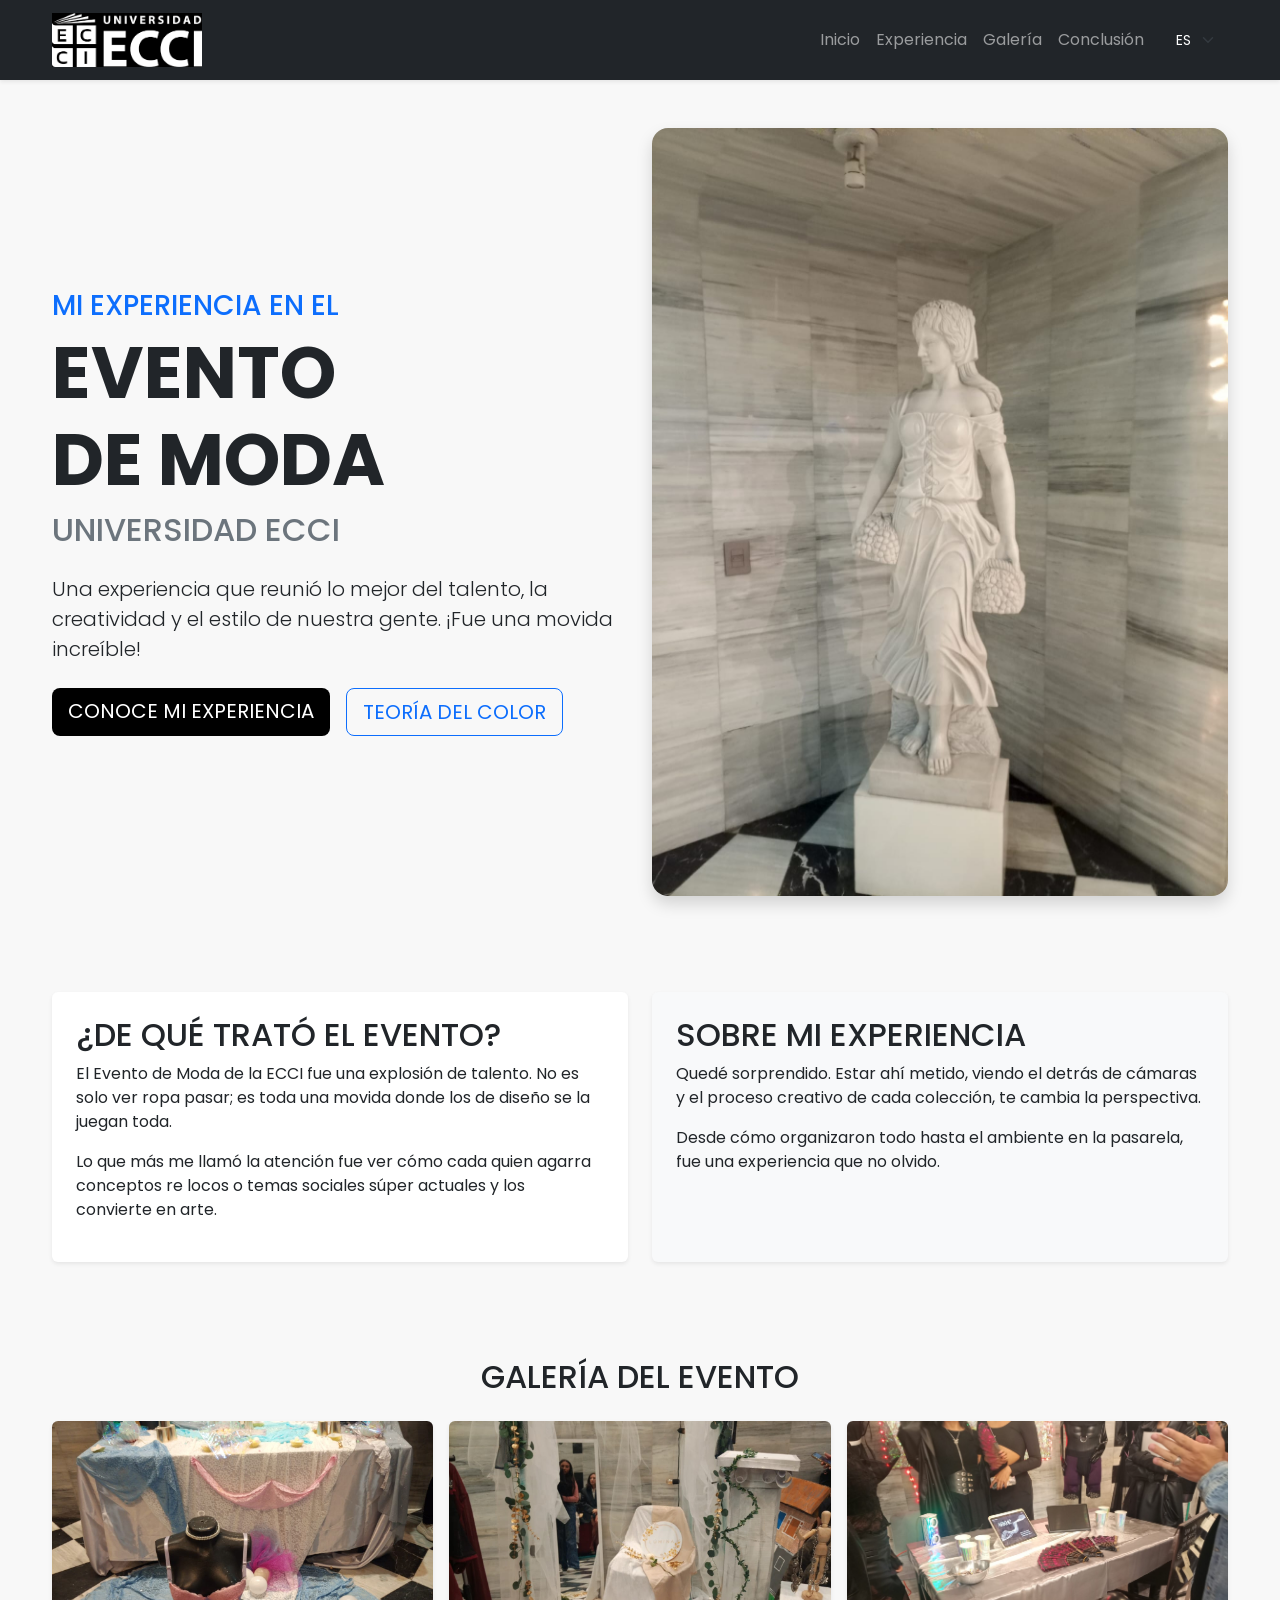
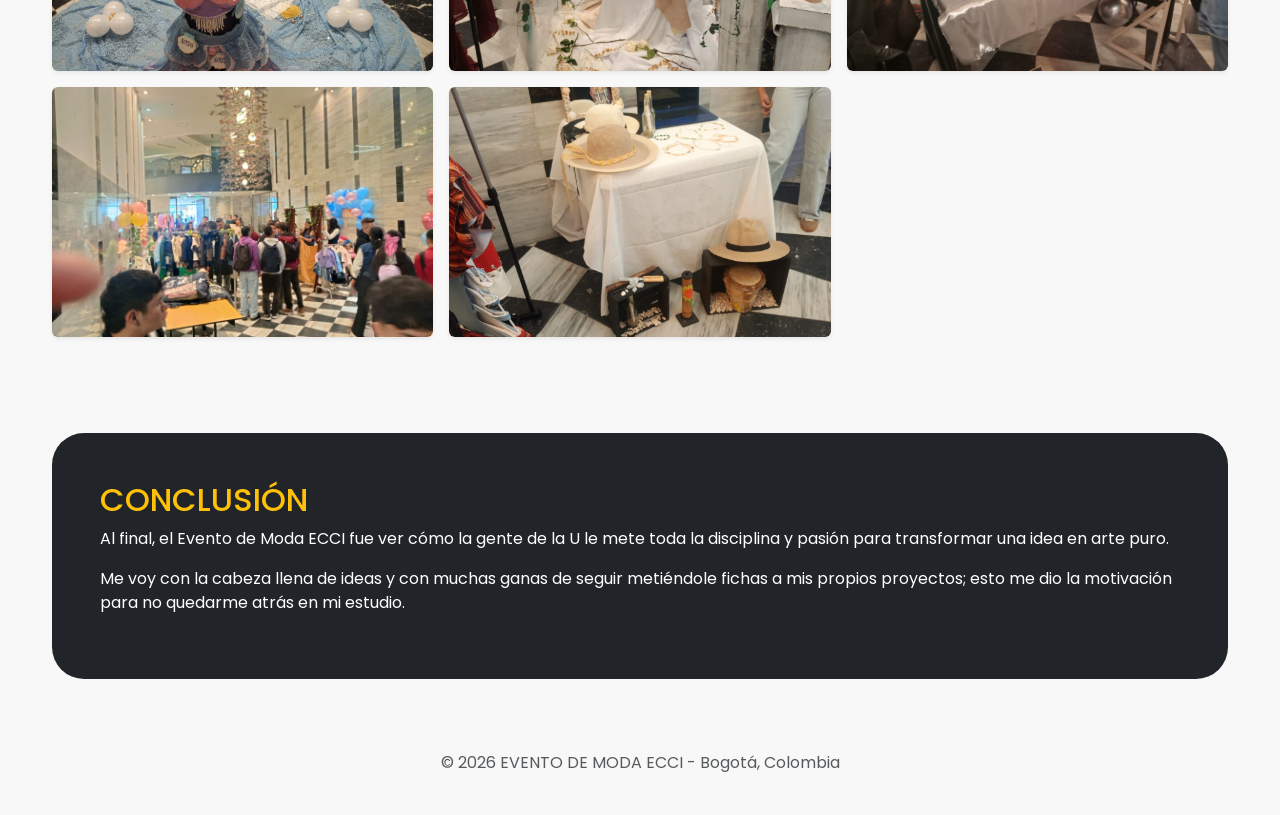
<file: index.html>
<!DOCTYPE html>
<html lang="es">

<head>
    <meta charset="UTF-8">
    <meta name="viewport" content="width=device-width, initial-scale=1.0">
    <title>Evento de Moda ECCI</title>
    <link href="https://cdn.jsdelivr.net/npm/bootstrap@5.3.3/dist/css/bootstrap.min.css" rel="stylesheet">
    <link href="https://fonts.googleapis.com/css2?family=Poppins:wght@300;400;600;700&display=swap" rel="stylesheet">
    <link rel="stylesheet" href="css/estilos.css">
    <style>
        .galeria-img { width: 100%; height: 250px; object-fit: cover; }
        .navbar-brand img { width: 150px; }
    </style>
</head>

<body>

<nav class="navbar navbar-expand-lg sticky-top bg-dark navbar-dark shadow-sm">
    <div class="container">
        <a class="navbar-brand" href="#"><img src="img/logo.png" alt="Logo"></a>
        <button class="navbar-toggler" type="button" data-bs-toggle="collapse" data-bs-target="#navMenu">
            <span class="navbar-toggler-icon"></span>
        </button>
        <div class="collapse navbar-collapse" id="navMenu">
            <ul class="navbar-nav ms-auto align-items-center">
                <li class="nav-item"><a class="nav-link" href="#inicio" data-es="Inicio" data-en="Home">Inicio</a></li>
                <li class="nav-item"><a class="nav-link" href="#experiencia" data-es="Experiencia" data-en="Experience">Experiencia</a></li>
                <li class="nav-item"><a class="nav-link" href="#galeria" data-es="Galería" data-en="Gallery">Galería</a></li>
                <li class="nav-item"><a class="nav-link" href="#conclusion" data-es="Conclusión" data-en="Conclusion">Conclusión</a></li>
                <li class="nav-item ms-lg-3">
                    <select class="form-select form-select-sm bg-dark text-white border-0" id="langSelector" onchange="cambiarIdioma()">
                        <option value="es">ES</option>
                        <option value="en">EN</option>
                    </select>
                </li>
            </ul>
        </div>
    </div>
</nav>

<header id="inicio" class="container py-5">
    <div class="row align-items-center">
        <div class="col-lg-6">
            <h3 class="text-primary" data-es="MI EXPERIENCIA EN EL" data-en="MY EXPERIENCE AT THE">MI EXPERIENCIA EN EL</h3>
            <h1 class="display-2 fw-bold" data-es="EVENTO<br>DE MODA" data-en="FASHION<br>EVENT">EVENTO<br>DE MODA</h1>
            <h2 class="text-secondary" data-es="UNIVERSIDAD ECCI" data-en="ECCI UNIVERSITY">UNIVERSIDAD ECCI</h2>
            <p class="lead my-4" data-es="Una experiencia que reunió lo mejor del talento, la creatividad y el estilo de nuestra gente. ¡Fue una movida increíble!" data-en="An experience that brought together the best of talent, creativity, and our people's style. It was an incredible move!">Una experiencia que reunió lo mejor del talento, la creatividad y el estilo de nuestra gente. ¡Fue una movida increíble!</p>
            <div class="d-flex gap-3">
                <a href="#experiencia" class="btn btn-dark btn-lg" data-es="CONOCE MI EXPERIENCIA" data-en="KNOW MY EXPERIENCE">CONOCE MI EXPERIENCIA</a>
                <a href="teoria-color.html" class="btn btn-outline-primary btn-lg" data-es="TEORÍA DEL COLOR" data-en="COLOR THEORY">TEORÍA DEL COLOR</a>
            </div>
        </div>
        <div class="col-lg-6 text-center"><img src="img/portada.jpg" class="img-fluid rounded-4 shadow" alt="Evento"></div>
    </div>
</header>

<section id="experiencia" class="container py-5">
    <div class="row g-4">
        <div class="col-md-6">
            <div class="card h-100 p-4 border-0 shadow-sm">
                <h2 data-es="¿DE QUÉ TRATÓ EL EVENTO?" data-en="WHAT WAS THE EVENT ABOUT?">¿DE QUÉ TRATÓ EL EVENTO?</h2>
                <p data-es="El Evento de Moda de la ECCI fue una explosión de talento. No es solo ver ropa pasar; es toda una movida donde los de diseño se la juegan toda." data-en="The ECCI Fashion Event was an explosion of talent. It is not just watching clothes go by; it is a whole scene where design students give it their all.">El Evento de Moda de la ECCI fue una explosión de talento. No es solo ver ropa pasar; es toda una movida donde los de diseño se la juegan toda.</p>
                <p data-es="Lo que más me llamó la atención fue ver cómo cada quien agarra conceptos re locos o temas sociales súper actuales y los convierte en arte." data-en="What caught my attention the most was seeing how everyone takes crazy concepts or current social themes and turns them into art.">Lo que más me llamó la atención fue ver cómo cada quien agarra conceptos re locos o temas sociales súper actuales y los convierte en arte.</p>
            </div>
        </div>
        <div class="col-md-6">
            <div class="card h-100 p-4 border-0 shadow-sm bg-light">
                <h2 data-es="SOBRE MI EXPERIENCIA" data-en="ABOUT MY EXPERIENCE">SOBRE MI EXPERIENCIA</h2>
                <p data-es="Quedé sorprendido. Estar ahí metido, viendo el detrás de cámaras y el proceso creativo de cada colección, te cambia la perspectiva." data-en="I was surprised. Being there, seeing behind the scenes and the creative process of each collection, changes your perspective.">Quedé sorprendido. Estar ahí metido, viendo el detrás de cámaras y el proceso creativo de cada colección, te cambia la perspectiva.</p>
                <p data-es="Desde cómo organizaron todo hasta el ambiente en la pasarela, fue una experiencia que no olvido." data-en="From how they organized everything to the atmosphere on the runway, it was an experience I won't forget.">Desde cómo organizaron todo hasta el ambiente en la pasarela, fue una experiencia que no olvido.</p>
            </div>
        </div>
    </div>
</section>

<section id="galeria" class="container py-5">
    <h2 class="text-center mb-4" data-es="GALERÍA DEL EVENTO" data-en="EVENT GALLERY">GALERÍA DEL EVENTO</h2>
    <div class="row g-3">
        <div class="col-6 col-md-4"><img src="img/galeria1.jpg" class="img-fluid rounded shadow-sm galeria-img"></div>
        <div class="col-6 col-md-4"><img src="img/galeria2.jpg" class="img-fluid rounded shadow-sm galeria-img"></div>
        <div class="col-6 col-md-4"><img src="img/galeria3.jpg" class="img-fluid rounded shadow-sm galeria-img"></div>
        <div class="col-6 col-md-4"><img src="img/galeria4.jpg" class="img-fluid rounded shadow-sm galeria-img"></div>
        <div class="col-6 col-md-4"><img src="img/galeria5.jpg" class="img-fluid rounded shadow-sm galeria-img"></div>
    </div>
</section>

<section id="conclusion" class="container py-5">
    <div class="bg-dark text-white p-5 rounded-5">
        <h2 class="text-warning" data-es="CONCLUSIÓN" data-en="CONCLUSION">CONCLUSIÓN</h2>
        <p data-es="Al final, el Evento de Moda ECCI fue ver cómo la gente de la U le mete toda la disciplina y pasión para transformar una idea en arte puro." data-en="In the end, the ECCI Fashion Event was seeing how the university students put all their discipline and passion into transforming an idea into pure art.">Al final, el Evento de Moda ECCI fue ver cómo la gente de la U le mete toda la disciplina y pasión para transformar una idea en arte puro.</p>
        <p data-es="Me voy con la cabeza llena de ideas y con muchas ganas de seguir metiéndole fichas a mis propios proyectos; esto me dio la motivación para no quedarme atrás en mi estudio." data-en="I leave with my head full of ideas and eager to keep putting effort into my own projects; this gave me the motivation not to fall behind in my studies.">Me voy con la cabeza llena de ideas y con muchas ganas de seguir metiéndole fichas a mis propios proyectos; esto me dio la motivación para no quedarme atrás en mi estudio.</p>
    </div>
</section>

<footer class="py-4 text-center text-muted">
    <p>&copy; 2026 EVENTO DE MODA ECCI - Bogotá, Colombia</p>
</footer>

<script>
    function cambiarIdioma() {
        const lang = document.getElementById('langSelector').value;
        document.querySelectorAll('[data-es]').forEach(el => {
            el.innerHTML = el.getAttribute(lang === 'en' ? 'data-en' : 'data-es');
        });
    }
</script>
<script src="https://cdn.jsdelivr.net/npm/bootstrap@5.3.3/dist/js/bootstrap.bundle.min.js"></script>
</body>
</html>
</file>
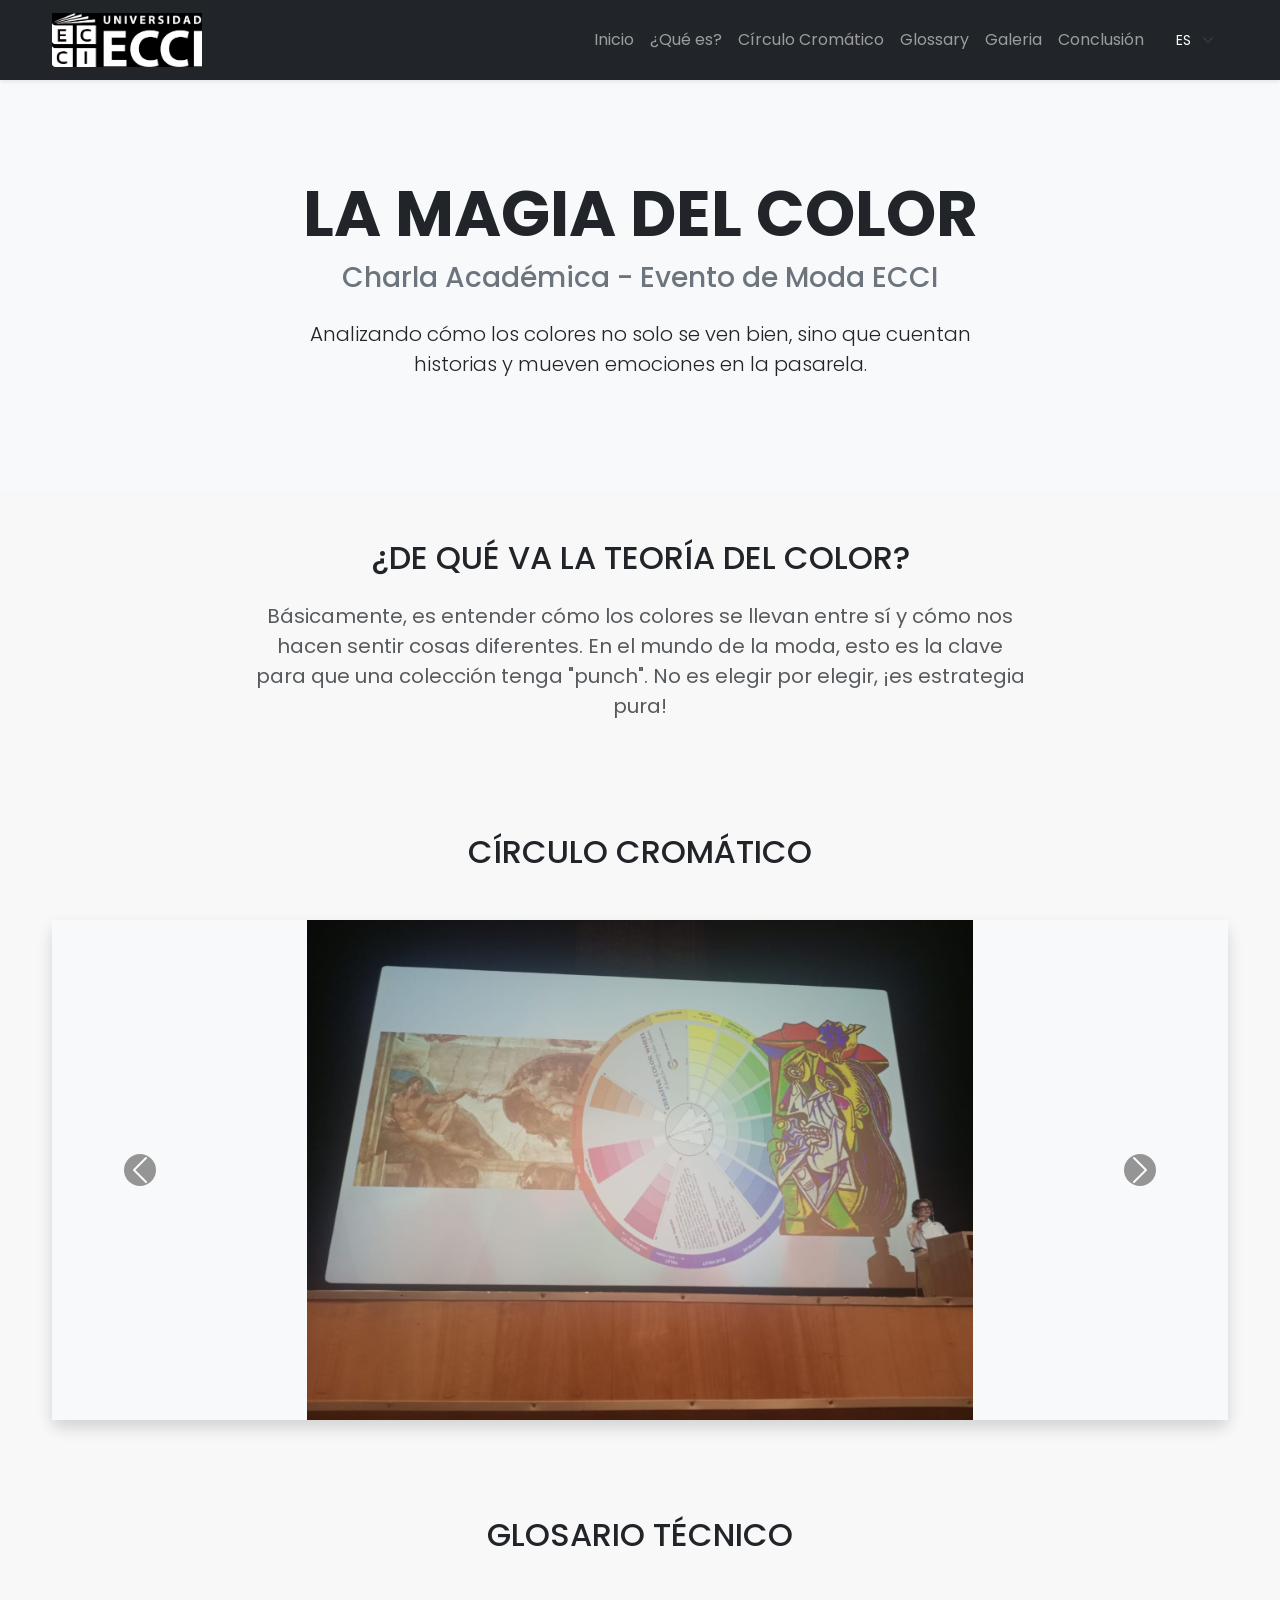
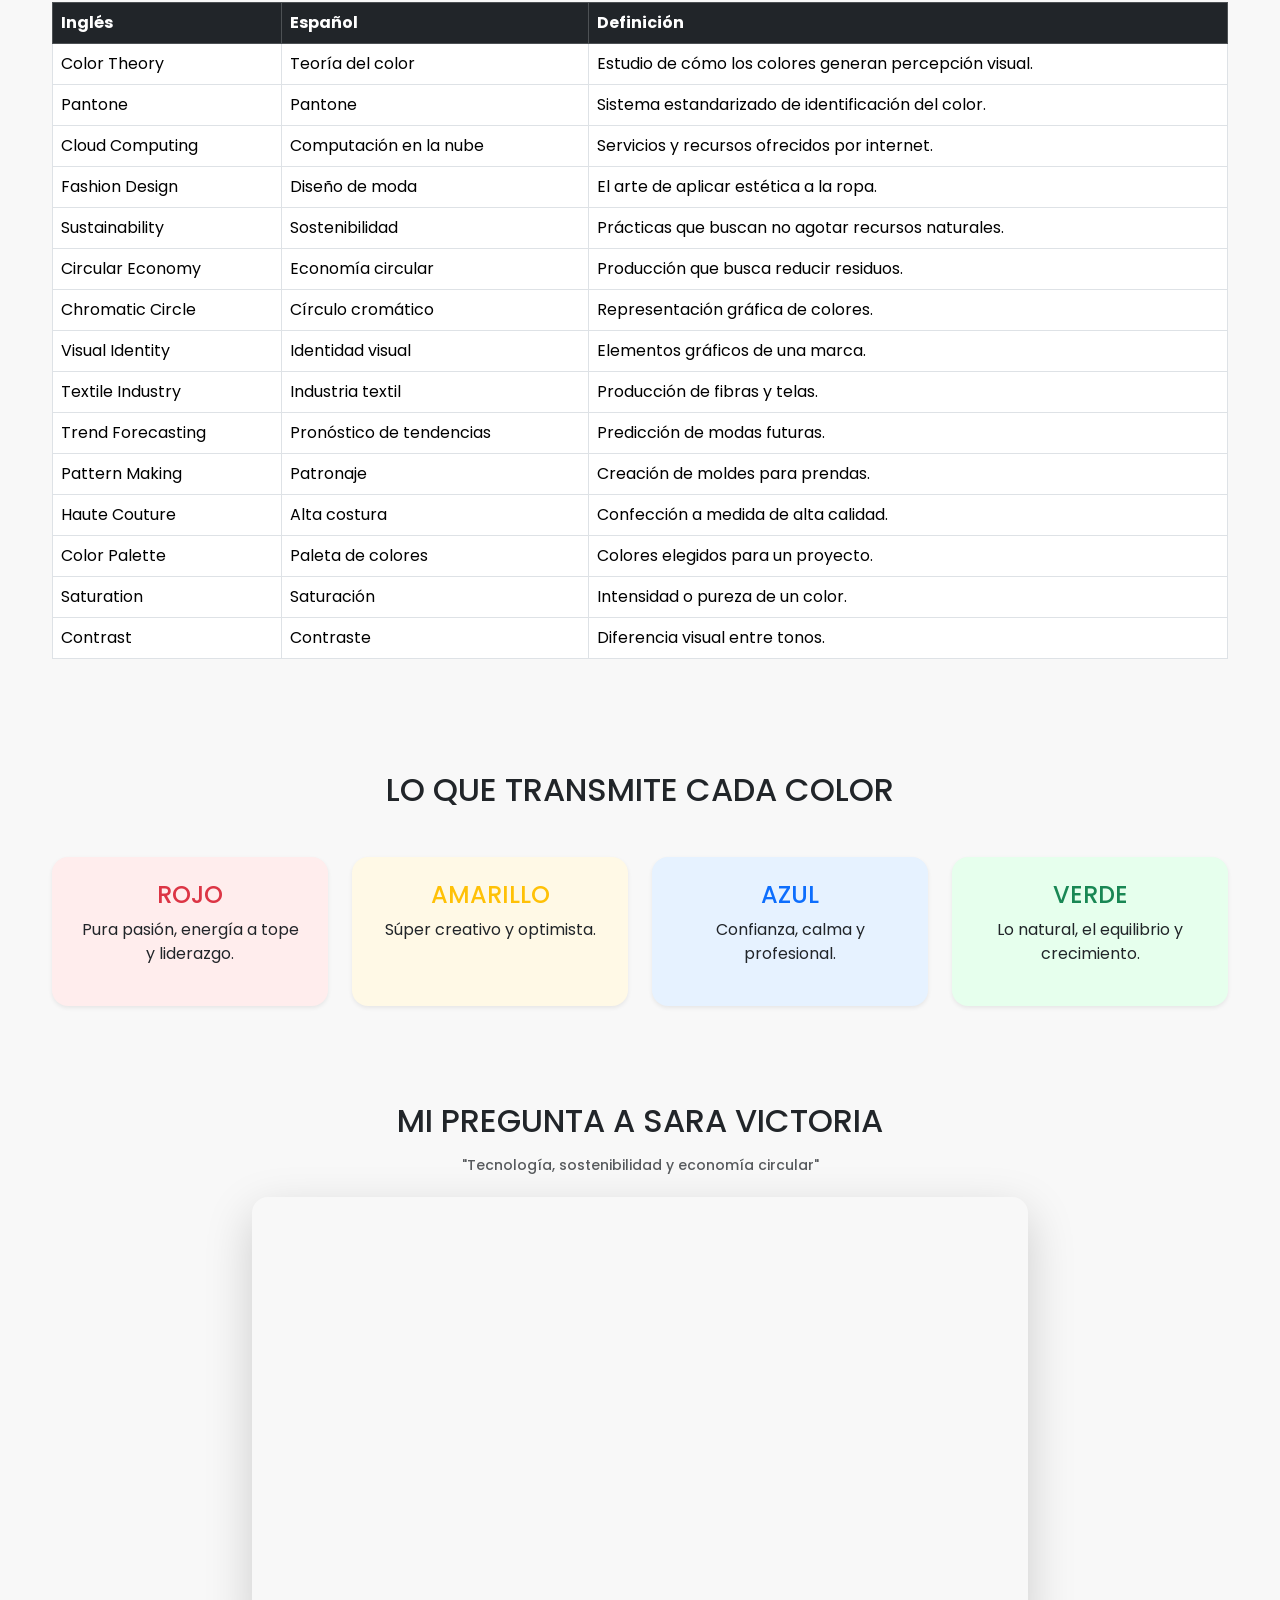
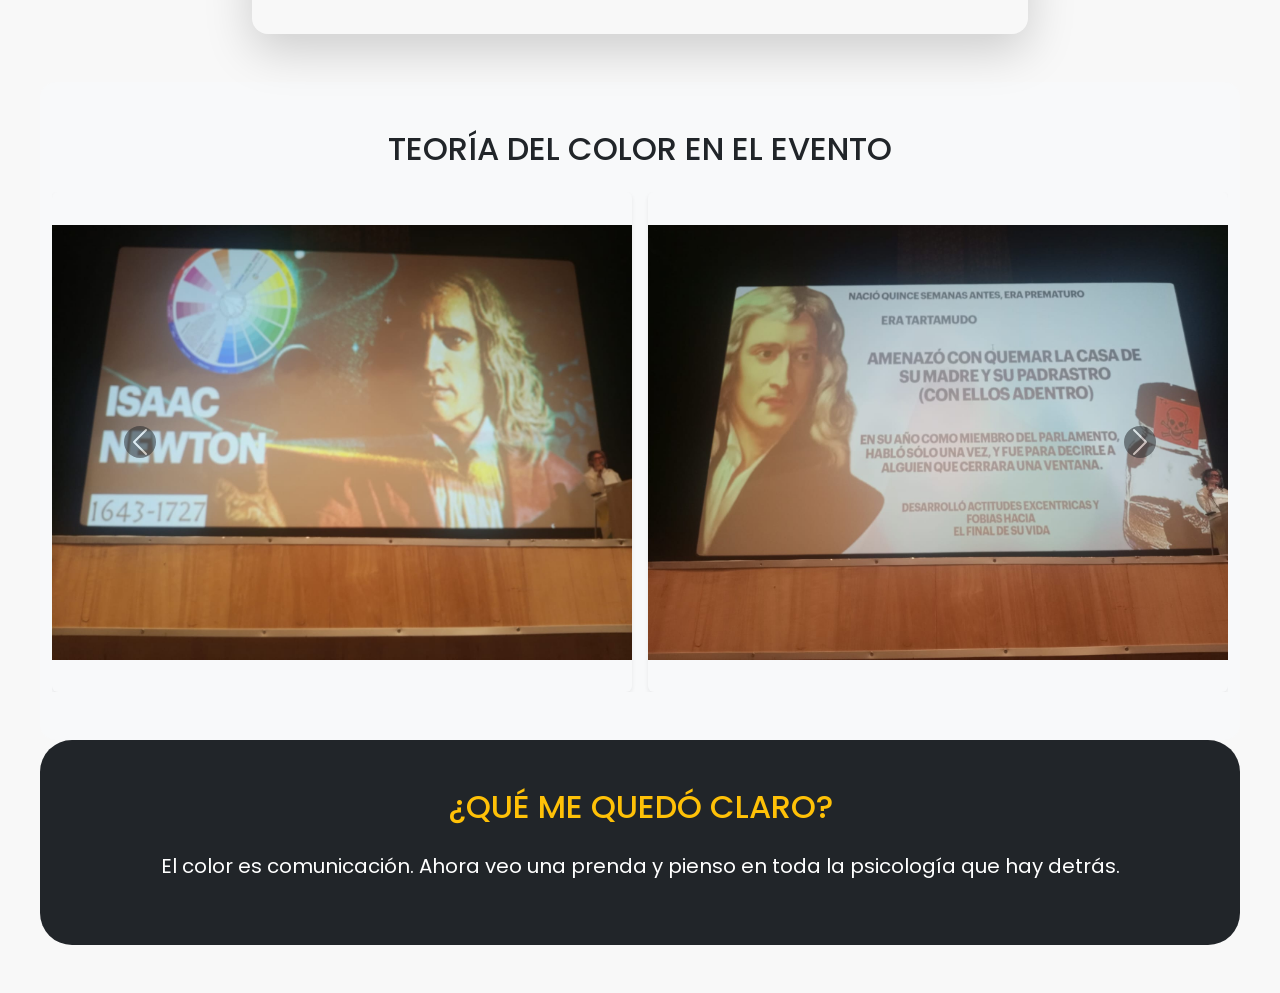
<file: teoria-color.html>
<!DOCTYPE html>
<html lang="es">

<head>
    <meta charset="UTF-8">
    <meta name="viewport" content="width=device-width, initial-scale=1.0">
    <title>Teoría del Color - Evento de Moda ECCI</title>

    <link href="https://cdn.jsdelivr.net/npm/bootstrap@5.3.3/dist/css/bootstrap.min.css" rel="stylesheet">
    <link rel="stylesheet" href="css/estilos.css">
    <link href="https://fonts.googleapis.com/css2?family=Poppins:wght@300;400;600;700&display=swap" rel="stylesheet">
    
    <style>
        .carousel-item img { height: 500px; object-fit: contain; background-color: #f8f9fa; }
        .carousel-control-prev-icon, .carousel-control-next-icon { background-color: #333; border-radius: 50%; }
        .cursor-pointer { cursor: pointer; }
        .galeria-img { width: 100%; height: 250px; object-fit: cover; }
    </style>
</head>

<body>

<nav class="navbar navbar-expand-lg sticky-top bg-dark navbar-dark shadow-sm">
    <div class="container">
        <a class="navbar-brand cursor-pointer" onclick="accesoAdmin()">
            <img src="img/logo.png" alt="Logo ECCI" width="150">
        </a>
        <button class="navbar-toggler" type="button" data-bs-toggle="collapse" data-bs-target="#navbarNav">
            <span class="navbar-toggler-icon"></span>
        </button>
        <div class="collapse navbar-collapse" id="navbarNav">
            <ul class="navbar-nav ms-auto text-center align-items-center">
                <li class="nav-item"><a class="nav-link" href="index.html" data-es="Inicio" data-en="Home">Inicio</a></li>
                <li class="nav-item"><a class="nav-link" href="#que-es" data-es="¿Qué es?" data-en="What is it?">¿Qué es?</a></li>
                <li class="nav-item"><a class="nav-link" href="#circulo" data-es="Círculo Cromático" data-en="Color Wheel">Círculo Cromático</a></li>
                <li class="nav-item"><a class="nav-link" href="#glossary" data-es="Glossary" data-en="Glossary">Glossary</a></li>
                <li class="nav-item"><a class="nav-link" href="#moda" data-es="Galeria" data-en="Gallery">Galeria</a></li>
                <li class="nav-item"><a class="nav-link" href="#conclusion" data-es="Conclusión" data-en="Conclusion">Conclusión</a></li>
                <li class="nav-item ms-lg-3">
                    <select class="form-select form-select-sm bg-dark text-white border-0" id="langSelector" onchange="cambiarIdioma()">
                        <option value="es">ES</option>
                        <option value="en">EN</option>
                    </select>
                </li>
            </ul>
        </div>
    </div>
</nav>

<section class="hero-color py-5 text-center bg-light">
    <div class="container py-5">
        <h1 class="display-3 fw-bold" data-es="LA MAGIA DEL COLOR" data-en="THE MAGIC OF COLOR">LA MAGIA DEL COLOR</h1>
        <h3 class="text-secondary" data-es="Charla Académica - Evento de Moda ECCI" data-en="Academic Talk - ECCI Fashion Event">Charla Académica - Evento de Moda ECCI</h3>
        <p class="lead mt-4 mx-auto" style="max-width: 700px;" data-es="Analizando cómo los colores no solo se ven bien, sino que cuentan historias y mueven emociones en la pasarela." data-en="Analyzing how colors not only look good, but tell stories and move emotions on the runway.">
            Analizando cómo los colores no solo se ven bien, sino que cuentan historias y mueven emociones en la pasarela.
        </p>
    </div>
</section>

<section id="que-es" class="container py-5">
    <div class="row justify-content-center">
        <div class="col-md-8 text-center">
            <h2 class="mb-4" data-es="¿DE QUÉ VA LA TEORÍA DEL COLOR?" data-en="WHAT IS COLOR THEORY ABOUT?">¿DE QUÉ VA LA TEORÍA DEL COLOR?</h2>
            <p class="fs-5 text-muted" data-es="Básicamente, es entender cómo los colores se llevan entre sí y cómo nos hacen sentir cosas diferentes. En el mundo de la moda, esto es la clave para que una colección tenga &quot;punch&quot;. No es elegir por elegir, ¡es estrategia pura!" data-en="Basically, it is understanding how colors relate to each other and how they make us feel different things. In the fashion world, this is the key for a collection to have &quot;punch&quot;. It is not choosing just to choose, it is pure strategy!">
                Básicamente, es entender cómo los colores se llevan entre sí y cómo nos hacen sentir cosas diferentes. En el mundo de la moda, esto es la clave para que una colección tenga "punch". No es elegir por elegir, ¡es estrategia pura!
            </p>
        </div>
    </div>
</section>

<section id="circulo" class="container py-5">
    <h2 class="text-center mb-5" data-es="CÍRCULO CROMÁTICO" data-en="COLOR WHEEL">CÍRCULO CROMÁTICO</h2>
    <div id="carruselColor" class="carousel slide shadow rounded" data-bs-ride="carousel">
        <div class="carousel-inner">
            <div class="carousel-item active"><img src="img/teoria2_color.jpg" class="d-block w-100" alt="Círculo 1"></div>
            <div class="carousel-item"><img src="img/teoria3_color.jpg" class="d-block w-100" alt="Círculo 2"></div>
            <div class="carousel-item"><img src="img/teoria4_color.jpg" class="d-block w-100" alt="Círculo 3"></div>
        </div>
        <button class="carousel-control-prev" type="button" data-bs-target="#carruselColor" data-bs-slide="prev"><span class="carousel-control-prev-icon"></span></button>
        <button class="carousel-control-next" type="button" data-bs-target="#carruselColor" data-bs-slide="next"><span class="carousel-control-next-icon"></span></button>
    </div>
</section>

<section id="glossary" class="container py-5">
    <h2 class="text-center mb-5" data-es="GLOSARIO TÉCNICO" data-en="TECHNICAL GLOSSARY">GLOSARIO TÉCNICO</h2>
    <div class="table-responsive">
        <table class="table table-hover table-bordered">
            <thead class="table-dark">
                <tr><th data-es="Inglés" data-en="English">Inglés</th><th data-es="Español" data-en="Spanish">Español</th><th data-es="Definición" data-en="Definition">Definición</th></tr>
            </thead>
            <tbody>
                <tr><td>Color Theory</td><td>Teoría del color</td><td>Estudio de cómo los colores generan percepción visual.</td></tr>
                <tr><td>Pantone</td><td>Pantone</td><td>Sistema estandarizado de identificación del color.</td></tr>
                <tr><td>Cloud Computing</td><td>Computación en la nube</td><td>Servicios y recursos ofrecidos por internet.</td></tr>
                <tr><td>Fashion Design</td><td>Diseño de moda</td><td>El arte de aplicar estética a la ropa.</td></tr>
                <tr><td>Sustainability</td><td>Sostenibilidad</td><td>Prácticas que buscan no agotar recursos naturales.</td></tr>
                <tr><td>Circular Economy</td><td>Economía circular</td><td>Producción que busca reducir residuos.</td></tr>
                <tr><td>Chromatic Circle</td><td>Círculo cromático</td><td>Representación gráfica de colores.</td></tr>
                <tr><td>Visual Identity</td><td>Identidad visual</td><td>Elementos gráficos de una marca.</td></tr>
                <tr><td>Textile Industry</td><td>Industria textil</td><td>Producción de fibras y telas.</td></tr>
                <tr><td>Trend Forecasting</td><td>Pronóstico de tendencias</td><td>Predicción de modas futuras.</td></tr>
                <tr><td>Pattern Making</td><td>Patronaje</td><td>Creación de moldes para prendas.</td></tr>
                <tr><td>Haute Couture</td><td>Alta costura</td><td>Confección a medida de alta calidad.</td></tr>
                <tr><td>Color Palette</td><td>Paleta de colores</td><td>Colores elegidos para un proyecto.</td></tr>
                <tr><td>Saturation</td><td>Saturación</td><td>Intensidad o pureza de un color.</td></tr>
                <tr><td>Contrast</td><td>Contraste</td><td>Diferencia visual entre tonos.</td></tr>
            </tbody>
        </table>
    </div>
</section>

<section class="container py-5">
    <h2 class="text-center mb-5" data-es="LO QUE TRANSMITE CADA COLOR" data-en="WHAT EACH COLOR TRANSMITS">LO QUE TRANSMITE CADA COLOR</h2>
    <div class="row g-4 text-center">
        <div class="col-md-3">
            <div class="p-4 rounded-4 shadow-sm h-100" style="background-color: #ffeded;">
                <h2 class="text-danger h4" data-es="ROJO" data-en="RED">ROJO</h2>
                <p data-es="Pura pasión, energía a tope y liderazgo." data-en="Pure passion, high energy, and leadership.">Pura pasión, energía a tope y liderazgo.</p>
            </div>
        </div>
        <div class="col-md-3">
            <div class="p-4 rounded-4 shadow-sm h-100" style="background-color: #fff9e6;">
                <h2 class="text-warning h4" data-es="AMARILLO" data-en="YELLOW">AMARILLO</h2>
                <p data-es="Súper creativo y optimista." data-en="Super creative and optimistic.">Súper creativo y optimista.</p>
            </div>
        </div>
        <div class="col-md-3">
            <div class="p-4 rounded-4 shadow-sm h-100" style="background-color: #e6f2ff;">
                <h2 class="text-primary h4" data-es="AZUL" data-en="BLUE">AZUL</h2>
                <p data-es="Confianza, calma y profesional." data-en="Confidence, calm, and professional.">Confianza, calma y profesional.</p>
            </div>
        </div>
        <div class="col-md-3">
            <div class="p-4 rounded-4 shadow-sm h-100" style="background-color: #e6ffed;">
                <h2 class="text-success h4" data-es="VERDE" data-en="GREEN">VERDE</h2>
                <p data-es="Lo natural, el equilibrio y crecimiento." data-en="The natural, balance, and growth.">Lo natural, el equilibrio y crecimiento.</p>
            </div>
        </div>
    </div>
</section>

<section id="moda" class="container py-5 text-center">
    <h2 class="mb-3" data-es="MI PREGUNTA A SARA VICTORIA" data-en="MY QUESTION TO SARA VICTORIA">MI PREGUNTA A SARA VICTORIA</h2>
    <h5 class="text-muted mb-4 small">"Tecnología, sostenibilidad y economía circular"</h5>
    <div class="row justify-content-center">
        <div class="col-lg-8">
            <div class="ratio ratio-16x9 shadow-lg rounded-4 overflow-hidden">
                <iframe src="https://www.youtube.com/embed/vmbq8I3Fu5M" title="YouTube video player" frameborder="0" allow="accelerometer; autoplay; clipboard-write; encrypted-media; gyroscope; picture-in-picture; web-share" allowfullscreen></iframe>
            </div>
        </div>
    </div>
</section>

<section id="teoria-color" class="container py-5 bg-light rounded-4">
    <h2 class="text-center mb-4" data-es="TEORÍA DEL COLOR EN EL EVENTO" data-en="COLOR THEORY AT THE EVENT">TEORÍA DEL COLOR EN EL EVENTO</h2>
    <div id="carruselTeoria" class="carousel slide" data-bs-ride="carousel">
        <div class="carousel-inner">
            <div class="carousel-item active">
                <div class="row g-3">
                    <div class="col-6"><img src="img/teoria1.jpg" class="d-block w-100 rounded shadow-sm galeria-img"></div>
                    <div class="col-6"><img src="img/teoria2.jpg" class="d-block w-100 rounded shadow-sm galeria-img"></div>
                </div>
            </div>
            <div class="carousel-item">
                <div class="row g-3">
                    <div class="col-6"><img src="img/teoria3.jpg" class="d-block w-100 rounded shadow-sm galeria-img"></div>
                    <div class="col-6"><img src="img/teoria4.jpg" class="d-block w-100 rounded shadow-sm galeria-img"></div>
                </div>
            </div>
            <div class="carousel-item">
                <div class="row g-3">
                    <div class="col-6"><img src="img/teoria5.jpg" class="d-block w-100 rounded shadow-sm galeria-img"></div>
                    <div class="col-6"><img src="img/teoria6.jpg" class="d-block w-100 rounded shadow-sm galeria-img"></div>
                </div>
            </div>
            <div class="carousel-item">
                <div class="row g-3">
                    <div class="col-6"><img src="img/teoria7.jpg" class="d-block w-100 rounded shadow-sm galeria-img"></div>
                    <div class="col-6"><img src="img/teoria8.jpg" class="d-block w-100 rounded shadow-sm galeria-img"></div>
                </div>
            </div>
        </div>
        <button class="carousel-control-prev" type="button" data-bs-target="#carruselTeoria" data-bs-slide="prev">
            <span class="carousel-control-prev-icon bg-dark rounded-circle" aria-hidden="true"></span>
            <span class="visually-hidden">Previous</span>
        </button>
        <button class="carousel-control-next" type="button" data-bs-target="#carruselTeoria" data-bs-slide="next">
            <span class="carousel-control-next-icon bg-dark rounded-circle" aria-hidden="true"></span>
            <span class="visually-hidden">Next</span>
        </button>
    </div>
</section>

<section id="conclusion" class="container py-5 mb-5 bg-dark text-white rounded-5 p-5">
    <div class="row text-center">
        <div class="col-12">
            <h2 class="mb-4 text-warning" data-es="¿QUÉ ME QUEDÓ CLARO?" data-en="WHAT IS CLEAR TO ME?">¿QUÉ ME QUEDÓ CLARO?</h2>
            <p class="fs-5" data-es="El color es comunicación. Ahora veo una prenda y pienso en toda la psicología que hay detrás." data-en="Color is communication. Now I see a garment and think about all the psychology behind it.">El color es comunicación. Ahora veo una prenda y pienso en toda la psicología que hay detrás.</p>
        </div>
    </div>
</section>

<script>
    function cambiarIdioma() {
        const lang = document.getElementById('langSelector').value;
        document.querySelectorAll('[data-es]').forEach(el => {
            el.innerHTML = el.getAttribute(lang === 'en' ? 'data-en' : 'data-es');
        });
    }
</script>
<script src="https://cdn.jsdelivr.net/npm/bootstrap@5.3.3/dist/js/bootstrap.bundle.min.js"></script>
</body>
</html>
</file>
<file: css/estilos.css>
/* --- Limpieza y Base --- */
* {
    margin: 0;
    padding: 0;
    box-sizing: border-box;
    font-family: 'Poppins', sans-serif;
}

body {
    background: #f8f8f8;
}

/* --- Hero Section (El que se te movía) --- */
/* Eliminamos cualquier propiedad inventada que estuviera causando el cuadro */
.hero {
    display: flex;
    align-items: center;
    justify-content: space-between;
    padding: 0;
    margin-top: 50px;
    background-color: transparent; 
}

/* Ajuste específico para que la imagen no se mueva sola */
.hero-imagen img {
    width: 100%;
    height: auto;
    display: block;
    border-radius: 20px;
}

/* --- Asegurar que las tarjetas no se desborden --- */
.card {
    border: none !important;
    box-shadow: 0 4px 6px rgba(0,0,0,0.1);
}

/* Si usas Bootstrap, esto asegura que el contenedor principal no se mueva */
.container {
    max-width: 1200px;
    margin: 0 auto;
}

/* Opcional: Para que el botón tenga un toque más profesional */
.btn-dark {
    background-color: #000;
    border: none;
    transition: background-color 0.3s ease;
}

.btn-dark:hover {
    background-color: #333; /* Un gris muy oscuro al pasar el mouse */
}

.galeria-img {
    width: 100%;
    height: 250px; /* Ajusta este valor a la altura que prefieras */
    object-fit: cover; /* Esto hace que la imagen llene el espacio sin estirarse */
    transition: transform 0.3s ease;
}

.galeria-img:hover {
    transform: scale(1.03); /* Un pequeño efecto al pasar el mouse */
    cursor: pointer;
}
</file>
